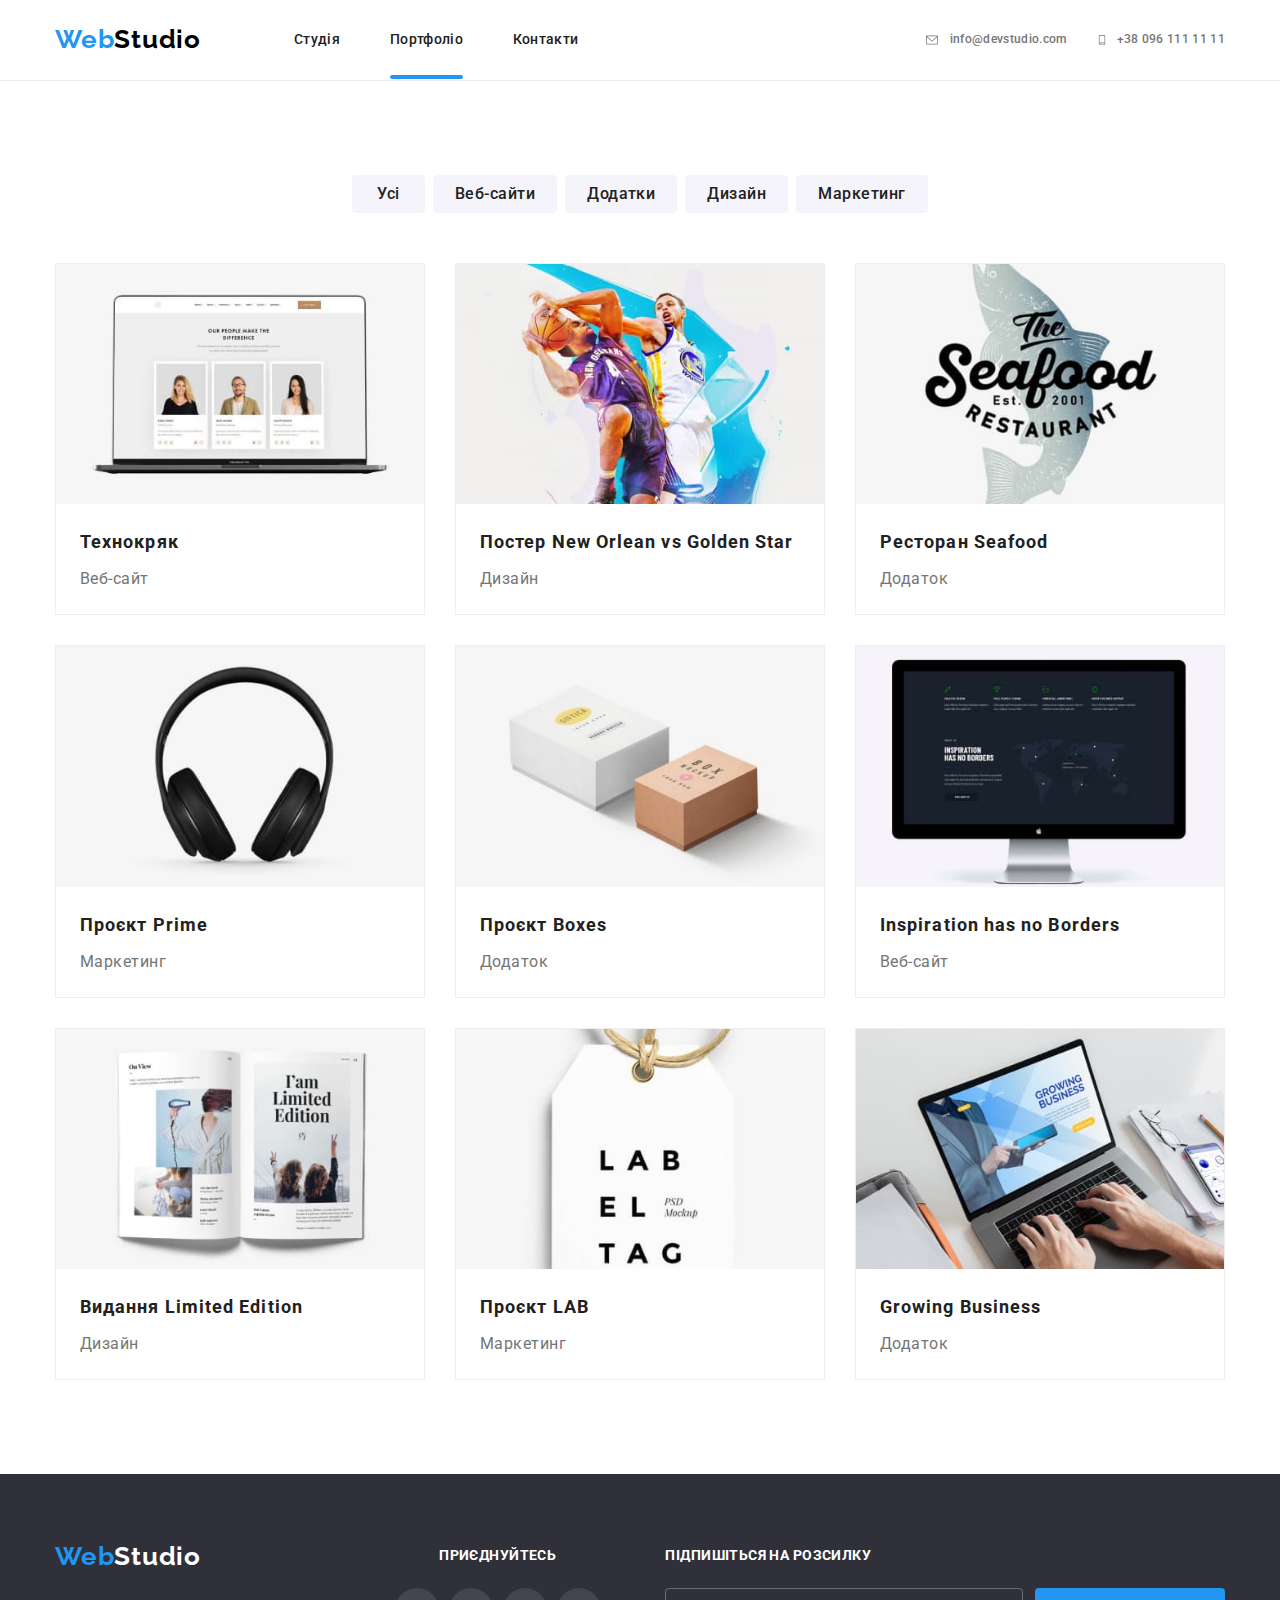
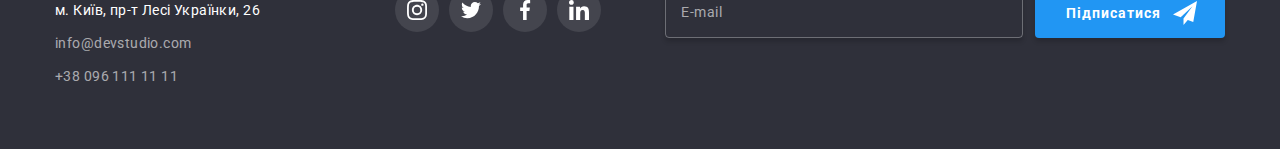
<file: portfolio.html>
<!DOCTYPE html>
<html lang="uk-UA">

<head>
    <meta charset="UTF-8">
    <meta name="viewport" content="width=device-width, initial-scale=1.0">
    <title>WebStudio</title>

    <link rel="preconnect" href="https://fonts.googleapis.com">
    <link rel="preconnect" href="https://fonts.gstatic.com" crossorigin>
    <link
        href="https://fonts.googleapis.com/css2?family=Raleway:wght@700&family=Roboto:wght@400;500;700;900&display=swap"
        rel="stylesheet">

    <link rel="stylesheet" href="https://cdnjs.cloudflare.com/ajax/libs/modern-normalize/2.0.0/modern-normalize.min.css">

    <link rel="stylesheet" href="./css/main.min.css">
</head>

<body>
    <!-- Header -->
    <header class="header">
        <div class="container header__container">
            <a href="./index.html" class="logo header__logo"><span class="logo__accent">Web</span>Studio</a>
    
            <div class="menu">
                <nav>
                    <ul class="nav">
                        <li class="nav__item"><a href="./index.html" class="nav__link">Студія</a></li>
                        <li class="nav__item"><a href="./portfolio.html" class="nav__link is-current">Портфоліо</a></li>
                        <li class="nav__item"><a href="" class="nav__link">Контакти</a></li>
                    </ul>
                </nav>
    
                <ul class="contacts">
                    <li class="contacts__item">
                        <a href="mailto:info@devstudio.com" class="contacts__mail">
                            <svg width="16px" height="12px" class="contacts__icon">
                                <use href="./images/icons.svg#envelope"></use>
                            </svg>
                            info@devstudio.com
                        </a>
                    </li>
    
                    <li class="contacts__item">
                        <a href="tel:+380961111111" class="contacts__tel">
                            <svg width="10px" height="16px" class="contacts__icon">
                                <use href="./images/icons.svg#smartphone"></use>
                            </svg>
                            +38 096 111 11 11
                        </a>
                    </li>
                </ul>
            </div>
    
    
            <button class="menu-toggle js-open-menu" aria-expanded="false" aria-controls="mobile-menu">
                <svg width="40px" height="40px" class="menu__icon">
                    <use href="./images/icons.svg#menu-40"></use>
                </svg>
            </button>
        </div>
    </header>

    <!-- Main -->
    <main>
        <!-- Projects -->
        <section class="projects">
            <h1 class="visually-hidden">Projects</h1>

            <div class="container">
                <form>
                    <ul class="projects__filter">
                        <li>
                            <input type="radio" name="field" value="all" id="all" class="projects__input" />
                            <label class="projects__label projects__label--first" for="all" >Усі</label>
                        </li>
                    
                        <li>
                            <input type="radio" name="field" value="web" id="web" class="projects__input"/>
                            <label class="projects__label" for="web">Веб-сайти</label>
                        </li>
                    
                        <li>
                            <input type="radio" name="field" value="app" id="app" class="projects__input"/>
                            <label class="projects__label" for="app">Додатки</label>
                        </li>
                    
                        <li>
                            <input type="radio" name="field" value="design" id="design" class="projects__input" />
                            <label class="projects__label" for="design">Дизайн</label>
                        </li>
                    
                        <li>
                            <input type="radio" name="field" value="marketing" id="marketing" class="projects__input" />
                            <label class="projects__label projects__label--last" for="marketing">Маркетинг</label>
                        </li>
                    </ul>
                </form>

                
                
                <ul class="projects__list">
                    <li class="projects__item">
                        <a href="" class="projects__link">
                            <div class="projects__thumb">
                                <img 
                                    srcset="
                                        ./images/project1-354.jpg 354w,
                                        ./images/project1-354@2x.jpg 708w,
                                        ./images/project1-370.jpg 370w,
                                        ./images/project1-370@2x.jpg 740w,
                                        ./images/project1-450.jpg 450w,
                                        ./images/project1-450@2x.jpg 900w
                                    "
                                    src="./images/project1-270.jpg 270w,"
                                    alt="Наш проєкт" 
                                    sizes="(min-width: 1200px) 33vw, (min-width: 768px) 50vw, 100vw"
                                />
                                <div class="projects__overlay">
                                    Ресурс пропонує комплексні пропозиції з різним рівнем функціоналу та сервісів. Все це дозволить відвідувачу отримати
                                    вичерпні відомості про компанію чи приватну особу.
                                </div>
                            </div>
                            <div class="projects__info">
                                <h2 class="projects__title">Технокряк</h2>
                                <p class="projects__desc">Веб-сайт</p>
                            </div>
                        </a>
                    </li>
                
                    <li class="projects__item">
                        <a href="" class="projects__link">
                            <div class="projects__thumb">
                                <img 
                                    srcset="
                                        ./images/project2-354.jpg 354w,
                                        ./images/project2-354@2x.jpg 708w,
                                        ./images/project2-370.jpg 370w,
                                        ./images/project2-370@2x.jpg 740w,
                                        ./images/project2-450.jpg 450w,
                                        ./images/project2-450@2x.jpg 900w
                                    "
                                    src="./images/project2-270.jpg 270w,"
                                    alt="Наш проєкт" 
                                    sizes="(min-width: 1200px) 33vw, (min-width: 768px) 50vw, 100vw"
                                />
                                <div class="projects__overlay">
                                    Ресурс пропонує комплексні пропозиції з різним рівнем функціоналу та сервісів. Все це дозволить відвідувачу
                                    отримати
                                    вичерпні відомості про компанію чи приватну особу.
                                </div>
                            </div>
                            <div class="projects__info">
                                <h2 class="projects__title">Постер New Orlean vs Golden Star</h2>
                                <p class="projects__desc">Дизайн</p>
                            </div>
                        </a>
                    </li>
                
                    <li class="projects__item">
                        <a href="" class="projects__link">
                            <div class="projects__thumb">
                                <img 
                                    srcset="
                                        ./images/project3-354.jpg 354w,
                                        ./images/project3-354@2x.jpg 708w,
                                        ./images/project3-370.jpg 370w,
                                        ./images/project3-370@2x.jpg 740w,
                                        ./images/project3-450.jpg 450w,
                                        ./images/project3-450@2x.jpg 900w
                                    "
                                    src="./images/project3-270.jpg 270w,"
                                    alt="Наш проєкт" 
                                    sizes="(min-width: 1200px) 33vw, (min-width: 768px) 50vw, 100vw"
                                />
                                <div class="projects__overlay">
                                    Ресурс пропонує комплексні пропозиції з різним рівнем функціоналу та сервісів. Все це дозволить відвідувачу
                                    отримати
                                    вичерпні відомості про компанію чи приватну особу.
                                </div>
                            </div>
                            <div class="projects__info">
                                <h2 class="projects__title">Ресторан Seafood</h2>
                                <p class="projects__desc">Додаток</p>
                            </div>
                        </a>
                    </li>
                
                    <li class="projects__item">
                        <a href="" class="projects__link">
                            <div class="projects__thumb">
                                <img 
                                    srcset="
                                        ./images/project4-354.jpg 354w,
                                        ./images/project4-354@2x.jpg 708w,
                                        ./images/project4-370.jpg 370w,
                                        ./images/project4-370@2x.jpg 740w,
                                        ./images/project4-450.jpg 450w,
                                        ./images/project4-450@2x.jpg 900w
                                    "
                                    src="./images/project4-270.jpg 270w,"
                                    alt="Наш проєкт" 
                                    sizes="(min-width: 1200px) 33vw, (min-width: 768px) 50vw, 100vw"
                                />
                                <div class="projects__overlay">
                                    Ресурс пропонує комплексні пропозиції з різним рівнем функціоналу та сервісів. Все це дозволить відвідувачу
                                    отримати
                                    вичерпні відомості про компанію чи приватну особу.
                                </div>
                            </div>
                            <div class="projects__info">
                                <h2 class="projects__title">Проєкт Prime</h2>
                                <p class="projects__desc">Маркетинг</p>
                            </div>
                        </a>
                    </li>
                
                    <li class="projects__item">
                        <a href="" class="projects__link">
                            <div class="projects__thumb">
                                <img 
                                    srcset="
                                        ./images/project5-354.jpg 354w,
                                        ./images/project5-354@2x.jpg 708w,
                                        ./images/project5-370.jpg 370w,
                                        ./images/project5-370@2x.jpg 740w,
                                        ./images/project5-450.jpg 450w,
                                        ./images/project5-450@2x.jpg 900w
                                    "
                                    src="./images/project5-270.jpg 270w,"
                                    alt="Наш проєкт" 
                                    sizes="(min-width: 1200px) 33vw, (min-width: 768px) 50vw, 100vw"
                                />
                                <div class="projects__overlay">
                                    Ресурс пропонує комплексні пропозиції з різним рівнем функціоналу та сервісів. Все це дозволить відвідувачу
                                    отримати
                                    вичерпні відомості про компанію чи приватну особу.
                                </div>
                            </div>
                            <div class="projects__info">
                                <h2 class="projects__title">Проєкт Boxes</h2>
                                <p class="projects__desc">Додаток</p>
                            </div>
                        </a>
                    </li>
                
                    <li class="projects__item">
                        <a href="" class="projects__link">
                            <div class="projects__thumb">
                                <img 
                                    srcset="
                                        ./images/project6-354.jpg 354w,
                                        ./images/project6-354@2x.jpg 708w,
                                        ./images/project6-370.jpg 370w,
                                        ./images/project6-370@2x.jpg 740w,
                                        ./images/project6-450.jpg 450w,
                                        ./images/project6-450@2x.jpg 900w
                                    "
                                    src="./images/project6-270.jpg 270w,"
                                    alt="Наш проєкт" 
                                    sizes="(min-width: 1200px) 33vw, (min-width: 768px) 50vw, 100vw"
                                />
                                <div class="projects__overlay">
                                    Ресурс пропонує комплексні пропозиції з різним рівнем функціоналу та сервісів. Все це дозволить відвідувачу
                                    отримати
                                    вичерпні відомості про компанію чи приватну особу.
                                </div>
                            </div>
                            <div class="projects__info">
                                <h2 class="projects__title">Inspiration has no Borders</h2>
                                <p class="projects__desc">Веб-сайт</p>
                            </div>
                        </a>
                    </li>
                
                    <li class="projects__item">
                        <a href="" class="projects__link">
                            <div class="projects__thumb">
                                <img 
                                    srcset="
                                        ./images/project7-354.jpg 354w,
                                        ./images/project7-354@2x.jpg 708w,
                                        ./images/project7-370.jpg 370w,
                                        ./images/project7-370@2x.jpg 740w,
                                        ./images/project7-450.jpg 450w,
                                        ./images/project7-450@2x.jpg 900w
                                    "
                                    src="./images/project1-270.jpg 270w,"
                                    alt="Наш проєкт" 
                                    sizes="(min-width: 1200px) 33vw, (min-width: 768px) 50vw, 100vw"
                                />
                                <div class="projects__overlay">
                                    Ресурс пропонує комплексні пропозиції з різним рівнем функціоналу та сервісів. Все це дозволить відвідувачу
                                    отримати
                                    вичерпні відомості про компанію чи приватну особу.
                                </div>
                            </div>
                            <div class="projects__info">
                                <h2 class="projects__title">Видання Limited Edition</h2>
                                <p class="projects__desc">Дизайн</p>
                            </div>
                        </a>
                    </li>
                
                    <li class="projects__item">
                        <a href="" class="projects__link">
                            <div class="projects__thumb">
                                <img 
                                    srcset="
                                        ./images/project8-354.jpg 354w,
                                        ./images/project8-354@2x.jpg 708w,
                                        ./images/project8-370.jpg 370w,
                                        ./images/project8-370@2x.jpg 740w,
                                        ./images/project8-450.jpg 450w,
                                        ./images/project8-450@2x.jpg 900w
                                    "
                                    src="./images/project8-270.jpg 270w,"
                                    alt="Наш проєкт" 
                                    sizes="(min-width: 1200px) 33vw, (min-width: 768px) 50vw, 100vw"
                                />
                                <div class="projects__overlay">
                                    Ресурс пропонує комплексні пропозиції з різним рівнем функціоналу та сервісів. Все це дозволить відвідувачу
                                    отримати
                                    вичерпні відомості про компанію чи приватну особу.
                                </div>
                            </div>
                            <div class="projects__info">
                                <h2 class="projects__title">Проєкт LAB</h2>
                                <p class="projects__desc">Маркетинг</p>
                            </div>
                        </a>
                    </li>
                
                    <li class="projects__item">
                        <a href="" class="projects__link">
                            <div class="projects__thumb">
                                <img 
                                    srcset="
                                        ./images/project9-354.jpg 354w,
                                        ./images/project9-354@2x.jpg 708w,
                                        ./images/project9-370.jpg 370w,
                                        ./images/project9-370@2x.jpg 740w,
                                        ./images/project9-450.jpg 450w,
                                        ./images/project9-450@2x.jpg 900w
                                    "
                                    src="./images/project9-270.jpg 270w,"
                                    alt="Наш проєкт" 
                                    sizes="(min-width: 1200px) 33vw, (min-width: 768px) 50vw, 100vw"
                                />
                                <div class="projects__overlay">
                                    Ресурс пропонує комплексні пропозиції з різним рівнем функціоналу та сервісів. Все це дозволить відвідувачу
                                    отримати
                                    вичерпні відомості про компанію чи приватну особу.
                                </div>
                            </div>
                            <div class="projects__info">
                                <h2 class="projects__title">Growing Business</h2>
                                <p class="projects__desc">Додаток</p>
                            </div>
                        </a>
                    </li>
                </ul>
            </div>
        </section>
    </main>

    <!-- Footer -->
    <footer class="footer">
        <div class="container footer__container">
            <div class="logo-address-container">
                <a href="/" class="logo footer__logo"><span class="logo__accent">Web</span>Studio</a>
    
                <address>
                    <ul class="address">
                        <li class="address__item">
                            <a href="" class="address__location">м. Київ, пр-т Лесі Українки, 26</a>
                            <br />
                        </li>
    
                        <li class="address__item">
                            <a href="mailto:info@devstudio.com" class="address__mail"> info@devstudio.com</a>
                            <br />
                        </li>
    
                        <li href="tel:+380961111111" class="address__item"><a class="address__tel">+38 096 111 11 11</a>
                        </li>
                    </ul>
                </address>
            </div>
    
            <div class="socials-container">
                <h2 class="socials__title">приєднуйтесь</h2>
                <ul class="socials">
                    <li class="socials__item">
                        <svg class="socials__icon">
                            <use href="./images/icons.svg#instagram"></use>
                        </svg>
                    </li>
    
                    <li class="socials__item">
                        <svg class="socials__icon">
                            <use href="./images/icons.svg#twitter"></use>
                        </svg>
                    </li>
    
                    <li class="socials__item">
                        <svg class="socials__icon">
                            <use href="./images/icons.svg#facebook"></use>
                        </svg>
                    </li>
    
                    <li class="socials__item">
                        <svg class="socials__icon">
                            <use href="./images/icons.svg#linkedin"></use>
                        </svg>
                    </li>
                </ul>
            </div>
    
            <form class="footer__form">
                <b class="form__action">Підпишіться на розсилку</b>
    
                <div class="form__mail">
                    <label class="form__field">
                        <span class="form__label">E-mail</span>
                        <input type="email" name="email" class="form__input">
                    </label>
    
                    <button type="submit" class="form__btn">
                        <span class="btn__text">Підписатися</span>
                        <svg width="24px" height="24px">
                            <use href="./images/icons.svg#send"></use>
                        </svg>
                    </button>
                </div>
            </form>
        </div>
    </footer>

    <!-- Mobile menu -->
    <div class="menu-container js-menu-container" id="mobile-menu">
        <nav>
            <ul class="nav">
                <li class="nav__item is-current"><a href="./index.html" class="nav__link">Студія</a></li>
                <li class="nav__item"><a href="./portfolio.html" class="nav__link">Портфоліо</a></li>
                <li class="nav__item"><a href="" class="nav__link">Контакти</a></li>
            </ul>
        </nav>
    
        <ul class="contacts">
            <li class="contacts__item">
                <a href="tel:+380961111111" class="contacts__tel">
                    +38 096 111 11 11
                </a>
            </li>
    
            <li class="contacts__item">
                <a href="mailto:info@devstudio.com" class="contacts__mail">
                    info@devstudio.com
                </a>
            </li>
        </ul>
    
        <ul class="soc">
            <li class="soc__item">
                <a href="" class="soc__link">Instagram</a>
            </li>
    
            <li class="soc__item">
                <a href="" class="soc__link">Twitter</a>
            </li>
    
            <li class="soc__item">
                <a href="" class="soc__link">Facebook</a>
            </li>
    
            <li class="soc__item">
                <a href="" class="soc__link">LinkedIn</a>
            </li>
        </ul>
    
        <button class="menu-toggle js-close-menu" aria-expanded="false" aria-controls="mobile-menu">
            <svg width="40px" height="40px" class="menu__icon">
                <use href="./images/icons.svg#close-40"></use>
            </svg>
        </button>
    </div>

    <script src="./js/mobile-menu.js"></script>
</body>
</html>
</file>
<file: css/main.min.css>
ul,ol{padding:0;list-style:none}body,h1,h2,h3,h4,h5,h6,p,ul,ol,li,figure,figcaption,blockquote,dl,dd{margin:0}body{scroll-behavior:smooth;min-height:100vh;line-height:1.5;text-rendering:optimizespeed}a{text-decoration:none}a:not([class]){-webkit-text-decoration-skip:ink;text-decoration-skip-ink:auto}img{display:block;max-width:100%;height:auto;-o-object-fit:contain;object-fit:contain}input,button,textarea,select{font:inherit}body{font-family:"Roboto",sans-serif;color:#757575;background-color:#f5f5f5}.container{max-width:1200px;margin:0 auto;padding:60px 15px}@media screen and (min-width: 480px){.container{width:480px}}@media screen and (min-width: 768px){.container{width:768px}}@media screen and (min-width: 1200px){.container{width:1200px;padding:94px 15px}}.logo,.active{text-decoration:none}button:hover,.active:hover,.socials__item:hover{cursor:pointer}.visually-hidden{position:absolute;width:1px;height:1px;margin:-1px;border:0;padding:0;white-space:nowrap;-webkit-clip-path:inset(100%);clip-path:inset(100%);clip:rect(0 0 0 0);overflow:hidden}.logo{display:inline-block;font-family:"Raleway",sans-serif;font-weight:700;font-size:24px;text-align:center;letter-spacing:.72px}@media screen and (max-width: 1199px){.logo{width:154px}}@media screen and (min-width: 1200px){.logo{text-align:start;font-size:26px;letter-spacing:.78px}}.header__logo{color:#000}.footer__logo{color:#fff;display:block;margin:0 auto}.logo__accent{color:#2196f3}.header{position:relative;font-weight:500;line-height:1.14;letter-spacing:.02em;border-bottom:1px solid #ececec;background-color:#fff}@media screen and (min-width: 768px){.header .menu-toggle{display:none}}.header__container{display:flex;align-items:center;padding:0 15px;max-width:1200px;max-height:60px}@media screen and (min-width: 480px){.header__container{width:480px;height:60px}}@media screen and (min-width: 768px){.header__container{width:768px;max-height:80px;height:80px}}@media screen and (min-width: 1200px){.header__container{width:1200px}}.header__container .menu-toggle{margin-left:auto}.menu{position:relative;width:100%;margin-left:88px}@media screen and (max-width: 767px){.menu{display:none}}@media screen and (min-width: 1200px){.menu{margin-left:93px}}.menu .nav{display:flex;font-size:14px}@media screen and (max-width: 767px){.menu .nav{display:none}}.menu .nav__item:not(:last-child){margin-right:50px}.menu .nav__link{position:relative;padding:32px 0;transition:color 250ms cubic-bezier(0.4, 0, 0.2, 1)}.menu .nav__link.is-current::after{content:"";display:inline-block;position:absolute;bottom:0;left:0;width:100%;height:4px;background-color:#2196f3;border-radius:2px}.menu .contacts{position:absolute;top:50%;right:0;transform:translateY(-50%);font-size:12px}@media screen and (min-width: 1200px){.menu .contacts{display:flex;align-items:center}}.menu .contacts__item:first-child{margin-bottom:10px}@media screen and (min-width: 1200px){.menu .contacts__item:first-child{margin-bottom:0;margin-right:30px}}.menu .contacts__mail,.menu .contacts__tel{display:flex;align-items:center;transition:color 250ms cubic-bezier(0.4, 0, 0.2, 1)}.menu .contacts__icon{margin-right:8px;fill:currentColor}@media screen and (min-width: 1200px){.menu .contacts__icon{margin-right:10px}}.menu .nav__link:hover,.menu .contacts__mail:hover,.menu .contacts__tel:hover{color:#2196f3}.nav__link,.nav__link:visited{color:#212121}.contacts__mail,.contacts__mail:visited,.contacts__tel,.contacts__tel:visited{color:#757575}.menu-container{position:fixed;top:0;left:0;display:flex;flex-direction:column;justify-content:space-between;width:100vw;height:100vh;padding:48px 40px;background-color:#fff;opacity:0;transform:translateX(-100%);transition:transform 250ms cubic-bezier(0.4, 0, 0.2, 1),opacity 250ms cubic-bezier(0.4, 0, 0.2, 1)}.menu-container.is-open{opacity:1;transform:translateX(0)}.menu-toggle{display:flex;align-items:center;justify-content:center;width:40px;height:40px;background-color:rgba(0,0,0,0);border:none}.menu__icon{display:block;width:40px;height:40px}.menu-container .nav__item{font-weight:500;letter-spacing:.8px;color:#212121}@media screen and (min-width: 380px){.menu-container .nav__item{font-size:40px}}.menu-container .nav__item:not(:last-child){margin-bottom:14px}@media screen and (min-width: 380px){.menu-container .nav__item:not(:last-child){margin-bottom:32px}}.menu-container .contacts{margin-bottom:64px}.menu-container .contacts__tel{display:block;margin-bottom:14px;font-weight:500;letter-spacing:.68px;color:#2196f3}@media screen and (min-width: 380px){.menu-container .contacts__tel{margin-bottom:32px;font-size:34px}}.menu-container .contacts__mail{display:block;font-weight:500;letter-spacing:.48px}@media screen and (min-width: 380px){.menu-container .contacts__mail{font-size:24px}}.menu-container .menu-toggle{position:absolute;top:10px;right:15px}.soc{display:flex;flex-wrap:wrap;gap:20px}.soc__link{font-size:10px;font-weight:500;line-height:1.22;letter-spacing:.36px;color:#2196f3}@media screen and (min-width: 380px){.soc__link{font-size:18px}}.soc__item:not(:last-child)::after{content:"";display:inline-block;position:absolute;transform:translateX(10px);width:1px;height:22px;background-color:rgba(33,33,33,.2)}.footer{font-size:14px;line-height:1.71;letter-spacing:.03em;color:rgba(255,255,255,.6);background-color:#2f303a}@media screen and (min-width: 768px){.footer .container{padding:60px 76px}}@media screen and (min-width: 1200px){.footer .container{display:flex;justify-content:space-between;padding:60px 15px}}.footer .socials{display:flex;justify-content:center}.footer .socials__item{background-color:rgba(255,255,255,.1)}@media screen and (min-width: 768px){.logo-address-socials-container{display:flex;justify-content:space-between}}@media screen and (min-width: 1200px){.logo-address-container{margin-right:70px}}.address{display:block;margin-top:20px}.address__item{text-align:center}@media screen and (min-width: 1200px){.address__item{text-align:start}}.address__mail,.address__tel{color:rgba(255,255,255,.6);transition:color 250ms cubic-bezier(0.4, 0, 0.2, 1)}.address__item+.address__item{margin-top:9px}.address__location{color:#fff;transition:color 250ms cubic-bezier(0.4, 0, 0.2, 1)}.address__location,.address__mail,.address__tel{text-align:center;font-size:14px;line-height:1.7;letter-spacing:.42px}.address__mail:hover,.address__tel:hover,.address__location:hover{color:#2196f3;cursor:pointer}.footer *{font-style:normal}.socials__title{margin:60px 0 20px;font-size:14px;font-weight:700;letter-spacing:.42px;text-align:center;text-transform:uppercase;color:#fff}@media screen and (min-width: 768px){.socials__title{margin:10px 0 20px}}.socials__item{width:44px;height:44px;border-radius:50%;padding:12px}.socials__item:not(:last-child){margin-right:10px}.socials__icon{width:20px;height:20px;fill:#fff}.footer__form .form__action{display:block;margin:60px 0 20px 0;font-size:14px;font-weight:700;letter-spacing:.42px;text-align:center;text-transform:uppercase;color:#fff}@media screen and (min-width: 1200px){.footer__form .form__action{margin:10px 0 20px;text-align:start}}.footer__form .form__mail{display:flex;flex-direction:column}@media screen and (min-width: 1200px){.footer__form .form__mail{flex-direction:row}}.footer__form .form__field{position:relative;display:flex;margin:0 auto 20px auto;align-items:center}@media screen and (min-width: 1200px){.footer__form .form__field{margin:0 12px 0 0}}.footer__form .form__label{position:absolute;left:0;margin-left:16px}.footer__form .form__input{width:calc(100vw - 30px);height:50px;padding:15px 0 15px 63px;color:#fff;background:rgba(33,150,243,0);border-radius:4px;border:1px solid rgba(255,255,255,.3);box-shadow:0px 4px 4px 0px rgba(0,0,0,.15)}@media screen and (min-width: 480px){.footer__form .form__input{width:450px}}@media screen and (min-width: 1200px){.footer__form .form__input{width:358px}}.footer__form .form__btn{display:flex;justify-content:space-between;align-items:center;height:50px;padding:10px 28px 10px 31px;margin:0 auto;font-weight:700;line-height:1.9;letter-spacing:.96px;border:0;border-radius:4px;box-shadow:0px 4px 4px 0px rgba(0,0,0,.15);color:#fff;background-color:#2196f3}@media screen and (min-width: 1200px){.footer__form .form__btn{margin:0}}.footer__form .btn__text{display:block;margin-right:12px}.footer__form .form__btn:hover,.footer__form .form__btn:focus{box-shadow:inset 0px 2px 1px 0px rgba(0,0,0,.2),0px 1px 1px 0px rgba(0,0,0,.14),0px 1px 3px 0px rgba(0,0,0,.12)}.hero{margin:0 auto;background-image:linear-gradient(to right, rgba(47, 48, 58, 0.4), rgba(47, 48, 58, 0.4)),url(../images/hero-480.jpg);background-position:center;background-repeat:no-repeat;background-size:cover}.hero .container{padding:118px 15px}@media screen and (min-width: 480px){.hero .container{height:400px}}@media screen and (min-width: 768px){.hero .container{padding:118px 204px}}@media screen and (min-width: 1200px){.hero .container{height:600px;padding:200px}}@media screen and (min-device-pixel-ratio: 2),screen and (-webkit-min-device-pixel-ratio: 2),screen and (min-resolution: 192dpi),screen and (min-resolution: 2dppx){.hero{background-image:linear-gradient(to right, rgba(47, 48, 58, 0.4), rgba(47, 48, 58, 0.4)),url(../images/hero-480@2x.jpg)}}@media screen and (min-width: 768px)and (min-device-pixel-ratio: 1),screen and (min-width: 768px)and (-webkit-min-device-pixel-ratio: 1),screen and (min-width: 768px)and (min-resolution: 96dpi),screen and (min-width: 768px)and (min-resolution: 1dppx){.hero{background-image:linear-gradient(to right, rgba(47, 48, 58, 0.4), rgba(47, 48, 58, 0.4)),url(../images/hero-768.jpg)}}@media screen and (min-width: 768px)and (min-device-pixel-ratio: 2),screen and (min-width: 768px)and (-webkit-min-device-pixel-ratio: 2),screen and (min-width: 768px)and (min-resolution: 192dpi),screen and (min-width: 768px)and (min-resolution: 2dppx){.hero{background-image:linear-gradient(to right, rgba(47, 48, 58, 0.4), rgba(47, 48, 58, 0.4)),url(../images/hero-768@2x.jpg)}}@media screen and (min-width: 1200px)and (min-device-pixel-ratio: 1),screen and (min-width: 1200px)and (-webkit-min-device-pixel-ratio: 1),screen and (min-width: 1200px)and (min-resolution: 96dpi),screen and (min-width: 1200px)and (min-resolution: 1dppx){.hero{background-image:linear-gradient(to right, rgba(47, 48, 58, 0.4), rgba(47, 48, 58, 0.4)),url(../images/hero-1600.jpg)}}@media screen and (min-width: 1200px)and (min-device-pixel-ratio: 2),screen and (min-width: 1200px)and (-webkit-min-device-pixel-ratio: 2),screen and (min-width: 1200px)and (min-resolution: 192dpi),screen and (min-width: 1200px)and (min-resolution: 2dppx){.hero{background-image:linear-gradient(to right, rgba(47, 48, 58, 0.4), rgba(47, 48, 58, 0.4)),url(../images/hero-1600@2x.jpg)}}.hero__title{margin-bottom:30px;text-align:center;font-size:26px;font-weight:900;line-height:1.6;letter-spacing:1.56px;text-transform:uppercase;color:#fff}@media screen and (min-width: 1200px){.hero__title{font-size:44px;line-height:1.4;letter-spacing:2.64px}}.hero__btn{display:block;max-width:216px;height:50px;margin:0 auto;padding:10px 24px;border-radius:4px;border:rgba(0,0,0,0);text-align:center;font-size:16px;font-weight:700;line-height:1.8;letter-spacing:.96px;color:#fff;background-color:#2196f3;box-shadow:0px 4px 4px 0px rgba(0,0,0,.15)}.hero__btn:hover,.hero__btn:focus{box-shadow:inset 0px 2px 1px 0px rgba(0,0,0,.2),0px 1px 1px 0px rgba(0,0,0,.14),0px 1px 3px 0px rgba(0,0,0,.12)}.backdrop{position:fixed;top:0;left:0;width:100%;height:100%;background-color:rgba(0,0,0,.1);opacity:1;transition:opacity 250ms cubic-bezier(0.4, 0, 0.2, 1)}.backdrop--hidden{opacity:0;pointer-events:none}.backdrop--hidden .modal{transform:translate(-50%, -50%) scale(0.9)}.modal{position:absolute;top:50%;left:50%;transform:translate(-50%, -50%) scale(1);max-width:528px;width:calc(100vw - 30px);padding:40px;background-color:#fff;border-radius:4px;box-shadow:0px 2px 1px 0px rgba(0,0,0,.2),0px 1px 1px 0px rgba(0,0,0,.14),0px 1px 3px 0px rgba(0,0,0,.12);transition:transform 250ms cubic-bezier(0.4, 0, 0.2, 1)}@media screen and (min-width: 480px){.modal{width:450px}}@media screen and (min-width: 1200px){.modal{width:528px}}.modal__btn{position:absolute;top:8px;right:8px;width:30px;height:30px;border-radius:50%;border:1px solid rgba(0,0,0,.1);background-color:#fff}.modal__close{position:absolute;top:50%;left:50%;transform:translate(-50%, -50%);transition:fill 250ms cubic-bezier(0.4, 0, 0.2, 1)}.modal__btn:hover .modal__close,.modal__btn:focus .modal__close{fill:#2196f3}.modal__form .form__action{display:block;font-size:20px;line-height:1.5;font-weight:700;letter-spacing:.6px;text-align:center;color:#212121}@media screen and (min-width: 1200px){.modal__form .form__action{line-height:normal}}.modal__form .form__item:not(:first-child){margin:28px 0 0 0;padding:0}.modal__form .form__item:first-child{margin-top:30px}.modal__form .form__item:last-child{margin-bottom:28px}.modal__form .form__field{position:relative;display:block}.modal__form .form__label{position:absolute;top:0;left:0;transform:translateY(-18px);font-size:12px;letter-spacing:.12px}.modal__form .form__input{width:calc(100vw - 110px);height:40px;padding:11px 12px 11px 42px;border-radius:4px;border:1px solid rgba(33,33,33,.2);transition:border 250ms cubic-bezier(0.4, 0, 0.2, 1)}@media screen and (min-width: 480px){.modal__form .form__input{width:370px}}@media screen and (min-width: 1200px){.modal__form .form__input{width:448px}}.modal__form .form__icon{position:absolute;top:0;left:0;margin:11px 12px;fill:var(--headline-text-color);transition:fill 250ms cubic-bezier(0.4, 0, 0.2, 1)}.modal__form .form__input:hover+.form__icon,.modal__form .form__input:focus+.form__icon{fill:#2196f3}.modal__form .form__input:hover,.modal__form .form__input:focus{border:1px solid #2196f3}.form__comment{resize:none;padding:12px 16px;margin-bottom:20px;width:calc(100vw - 110px);height:120px;border-radius:4px;border:1px solid rgba(33,33,33,.2)}@media screen and (min-width: 480px){.form__comment{width:370px}}@media screen and (min-width: 1200px){.form__comment{width:448px}}.form__agreement{position:relative;display:flex;justify-content:center;align-items:center;margin-bottom:30px;font-size:12px;letter-spacing:.36px}@media screen and (min-width: 1200px){.form__agreement{font-size:14px;line-height:1.7;letter-spacing:.42px}}.form__agreement:hover{cursor:pointer}.agreement__link:visited,.agreement__link:active,.agreement__link{color:#2196f3}.agreement__link{margin-left:5px;text-decoration:underline}.agreement__input{appearance:none;-webkit-appearance:none;-moz-appearance:none;position:absolute}.agreement__check{display:block;width:16px;height:15px;margin-right:9px;border:2px solid #212121;border-radius:2px}.agreement__input:checked+.agreement__check{background-image:url("../images/checked.svg");background-size:contain;background-origin:border-box;border:2px solid rgba(0,0,0,0)}.modal__submit{display:block;width:200px;height:50px;margin:0 auto;border-radius:4px;border-color:rgba(0,0,0,0);box-shadow:0px 4px 4px 0px rgba(0,0,0,.15);background-color:#2196f3;color:#fff;font-weight:700;line-height:1.9;letter-spacing:.96px}.modal__submit:hover,.modal__submit:focus{box-shadow:inset 0px 4px 4px 0px rgba(0,0,0,.15)}.features{font-size:14px;letter-spacing:.03em;background-color:#fff}@media screen and (min-width: 768px){.features__list{display:flex;flex-wrap:wrap;gap:30px}}@media screen and (min-width: 1200px){.features__list{flex-wrap:nowrap}}@media screen and (min-width: 768px){.features__item{width:calc(50% - 15px)}}@media screen and (min-width: 1200px){.features__item{width:calc((100% - 90px)/4)}}.features__item:not(:last-child){margin-bottom:30px}@media screen and (min-width: 768px){.features__item:not(:last-child){margin-bottom:0}}.features__icon{width:100%;height:120px;padding:25px 100px;border-radius:4px;background-color:#f5f4fa}.features__title{margin-top:30px;margin-bottom:10px;text-align:center;font-size:14px;font-weight:700;letter-spacing:.42px;text-transform:uppercase;color:#212121}.features__desc{line-height:1.71;letter-spacing:.42px}.services{background-color:#fff}@media screen and (max-width: 1199px){.services{display:none}}.services .container{padding:0 15px 94px}.services__title{margin:0 0 50px;font-weight:700;font-size:36px;line-height:1.17;text-align:center;letter-spacing:.03em;color:#212121}.services__list{display:flex;justify-content:space-between}.services__thumb{position:relative}.services__desc{position:absolute;bottom:0;width:100%;height:70px;margin:0;padding:27px 0;text-align:center;font-size:14px;font-weight:700;letter-spacing:.42px;text-transform:uppercase;color:#fff;background-color:rgba(47,48,58,.8)}.team{background-color:#f5f4fa}.team .socials{display:flex;justify-content:center}.team .socials__icon{fill:#afb1b8}.team__title{margin:0 0 30px;font-weight:700;font-size:28px;line-height:1.17;text-align:center;letter-spacing:.84px;color:#212121}@media screen and (min-width: 1200px){.team__title{margin:0 0 50px;font-size:36px;line-height:normal;letter-spacing:1.08px}}.team__list{text-align:center}@media screen and (min-width: 768px){.team__list{display:flex;flex-wrap:wrap;gap:30px}}@media screen and (min-width: 1200px){.team__list{flex-wrap:nowrap}}.team__item{width:100%;padding-bottom:24px;border-radius:0px 0px 4px 4px;box-shadow:0px 2px 1px 0px rgba(0,0,0,.2),0px 1px 1px 0px rgba(0,0,0,.14),0px 1px 3px 0px rgba(0,0,0,.12);background-color:#fff}@media screen and (min-width: 768px){.team__item{width:calc(50% - 15px)}}@media screen and (min-width: 1200px){.team__item{width:calc((100% - 90px)/4)}}.team__item:not(:last-child){margin-bottom:30px}@media screen and (min-width: 768px){.team__item:not(:last-child){margin-bottom:0}}.team__subtitle{margin-top:30px;margin-bottom:0;font-weight:500;color:#212121}.team__desc{margin-top:10px;margin-bottom:16px}.socials__item{transition:background-color 250ms cubic-bezier(0.4, 0, 0.2, 1)}.socials__icon{transition:fill 250ms cubic-bezier(0.4, 0, 0.2, 1)}.socials__item:hover,.socials__item:focus{background-color:#2196f3}.socials__item:hover .socials__icon,.socials__item:focus .socials__icon{fill:#fff}.clients{background-color:#fff}.clients__title{margin:0 0 30px;text-align:center;font-size:28px;font-weight:700;letter-spacing:.84px;color:#212121}@media screen and (min-width: 1200px){.clients__title{margin:0 0 50px;font-size:36px;letter-spacing:1.08px}}.clients__list{display:flex;flex-wrap:wrap;gap:30px}@media screen and (min-width: 1200px){.clients__list{flex-wrap:nowrap}}.clients__item{width:calc(50% - 15px);height:92px;border-radius:4px;border:1px solid #afb1b8;transition:border 250ms cubic-bezier(0.4, 0, 0.2, 1)}@media screen and (min-width: 768px){.clients__item{width:calc((100% - 60px)/3)}}@media screen and (min-width: 1200px){.clients__item{width:calc((100% - 150px)/6)}}.clients__item:hover,.clients__item:focus{border:1px solid #2196f3;cursor:pointer}.clients__icon{width:100%;height:92px;padding:16px 32px;fill:#afb1b8;transition:fill 250ms cubic-bezier(0.4, 0, 0.2, 1)}.clients__item:hover .clients__icon,.clients__item:focus .clients__icon{fill:#2196f3}.projects__filter{display:flex;flex-wrap:wrap;row-gap:15px;margin-bottom:40px;padding:0}@media screen and (min-width: 768px){.projects__filter{justify-content:center;margin-bottom:30px}}@media screen and (min-width: 1200px){.projects__filter{margin-bottom:50px}}.projects__label{display:block;height:38px;padding:6px 22px;margin-right:8px;font-weight:500;line-height:1.6;letter-spacing:.48px;border-radius:4px;color:#212121;background-color:#f5f4fa;transition:color 250ms cubic-bezier(0.4, 0, 0.2, 1),background-color 250ms cubic-bezier(0.4, 0, 0.2, 1)}.projects__label:hover{cursor:pointer}.projects__label--first{padding:6px 25px}.projects__label--last{margin:0}.projects__input{appearance:none;-moz-appearance:none;-webkit-appearance:none;position:absolute}.projects__input:checked+.projects__label,.projects__input:hover+.projects__label,.projects__input:focus+.projects__label{color:#fff;background-color:#2196f3}.projects__list{margin:0 auto}.projects{background-color:#fff}@media screen and (min-width: 768px){.projects__list{display:flex;flex-wrap:wrap;gap:30px}}.projects__item{border:1px solid #eee;transition:box-shadow 250ms cubic-bezier(0.4, 0, 0.2, 1)}@media screen and (min-width: 768px){.projects__item{width:calc(50% - 15px)}}@media screen and (min-width: 1200px){.projects__item{width:calc((100% - 60px)/3)}}.projects__item:not(:last-child){margin-bottom:30px}@media screen and (min-width: 768px){.projects__item:not(:last-child){margin-bottom:0}}.projects__thumb{position:relative;overflow:hidden}.projects__overlay{position:absolute;top:100%;transform:translateY(0);width:100%;height:100%;padding:63px 24px;font-size:18px;line-height:1.6;letter-spacing:.54px;background:rgba(33,150,243,.9);color:#fff;opacity:0;transition:transform 250ms cubic-bezier(0.4, 0, 0.2, 1),opacity 250ms cubic-bezier(0.4, 0, 0.2, 1)}.projects__item:hover .projects__overlay,.projects__item:focus .projects__overlay{transform:translateY(-100%);opacity:1}.projects__item:hover,.projects__item:focus{box-shadow:1px 4px 6px 0px rgba(0,0,0,.16),0px 4px 4px 0px rgba(0,0,0,.06),0px 1px 1px 0px rgba(0,0,0,.12)}.projects__link:visited{color:inherit}.projects__info{padding:20px 24px}.projects__title{margin-bottom:4px;font-size:18px;font-weight:700;line-height:2;letter-spacing:1.08px;color:#212121}.projects__desc{line-height:1.88;letter-spacing:.48px}/*# sourceMappingURL=main.min.css.map */
</file>
